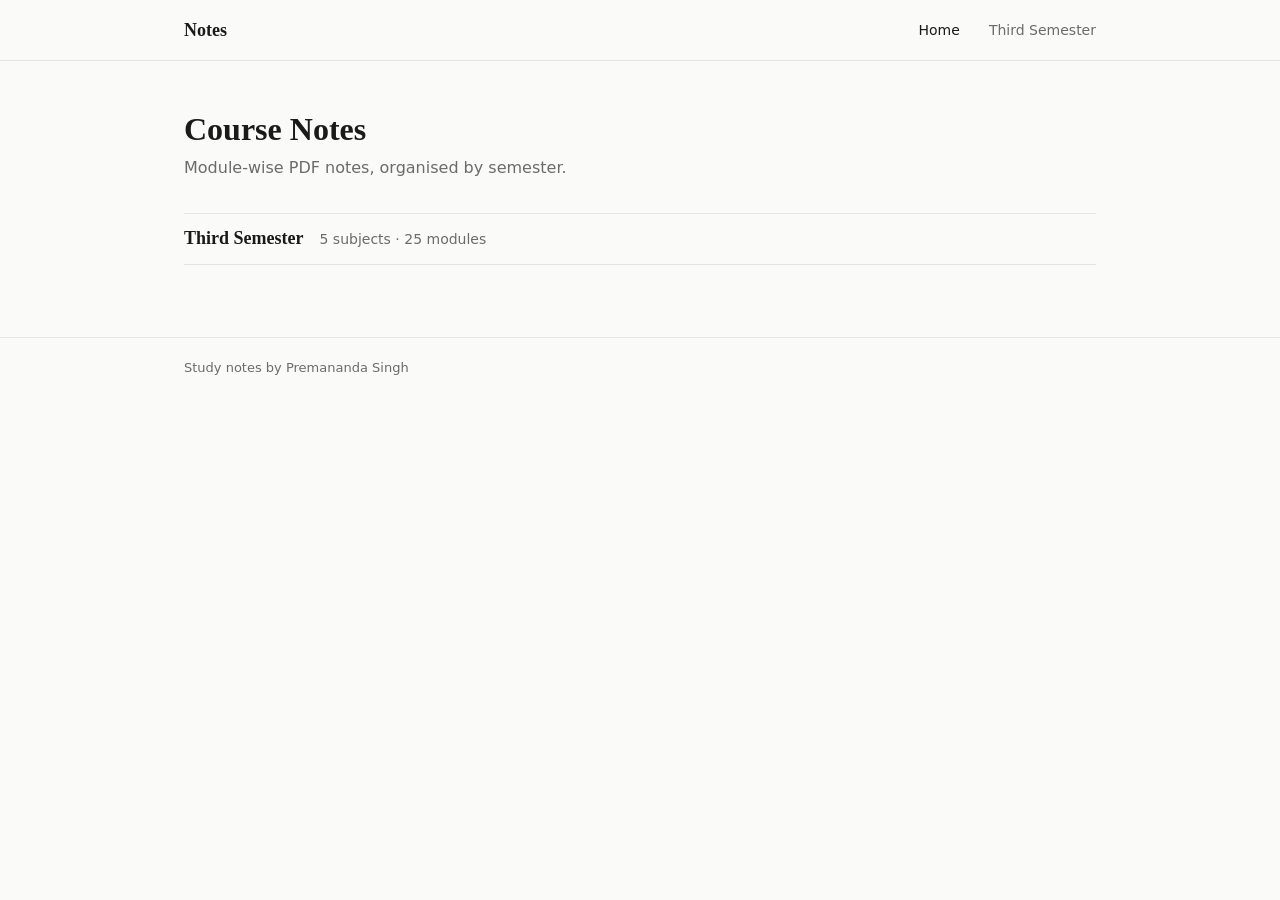
<file: index.html>
<!doctype html>
<html lang="en">
<head>
<meta charset="utf-8">
<meta name="viewport" content="width=device-width, initial-scale=1">
<title>Notes</title>
<link rel="stylesheet" href="static/assets/style.css">
</head>
<body>
<header class="top">
  <div class="wrap top-in">
    <a class="brand" href="index.html">Notes</a>
    <nav aria-label="Main">
      <a href="index.html" class="on">Home</a>
      <a href="static/third_semester.html">Third Semester</a>
    </nav>
  </div>
</header>

<main class="wrap page">
  <h1>Course Notes</h1>
  <p class="sub">Module-wise PDF notes, organised by semester.</p>
  <ul class="plain">
    <li class="line">
      <a href="static/third_semester.html">Third Semester</a>
      <span class="muted">5 subjects &middot; 25 modules</span>
    </li>
  </ul>
</main>

<footer class="foot">
  <div class="wrap">Study notes by Premananda Singh</div>
</footer>
<script src="static/assets/app.js"></script>
</body>
</html>
</file>
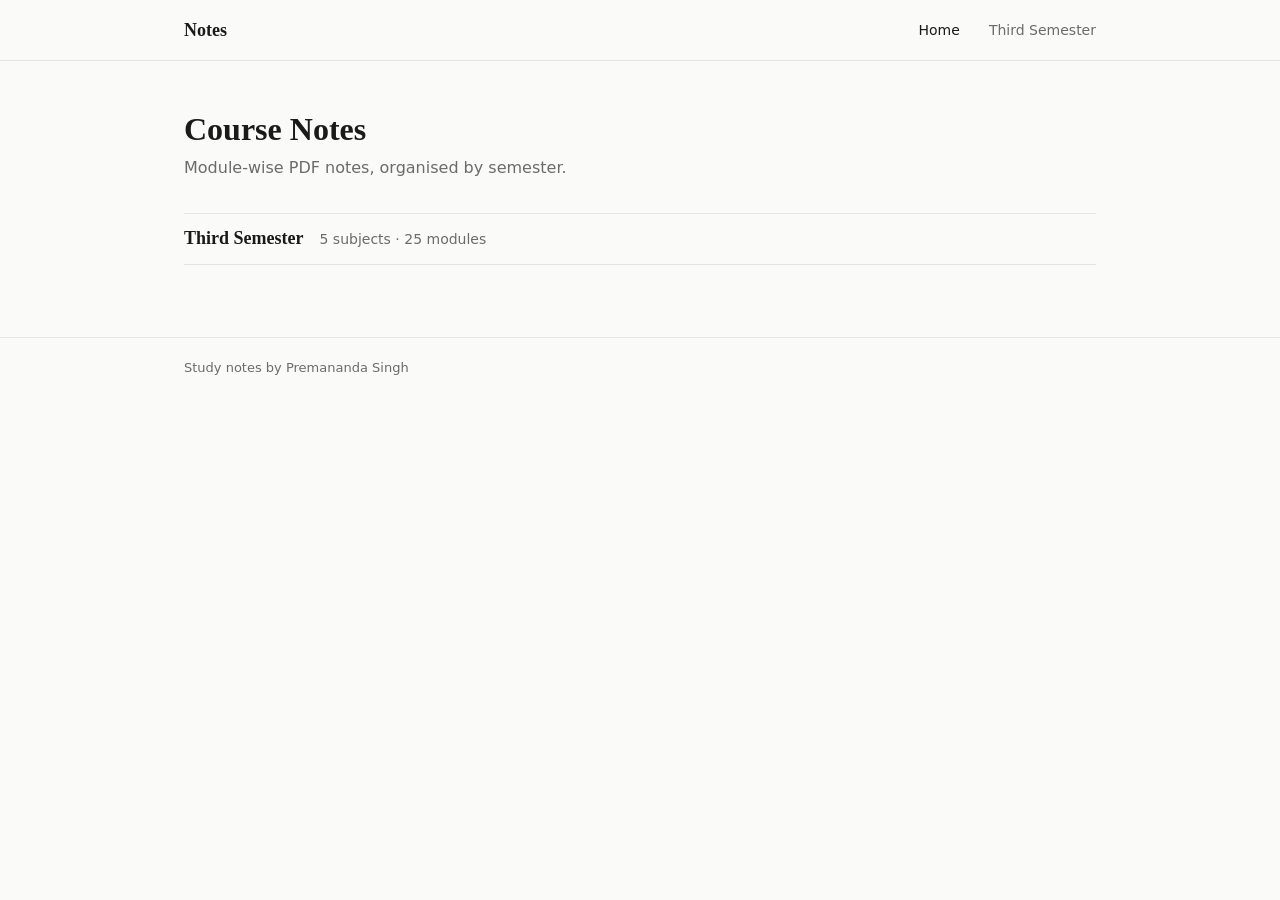
<file: static/index.html>
<!doctype html>
<html lang="en">
<head>
<meta charset="utf-8">
<meta name="viewport" content="width=device-width, initial-scale=1">
<title>Notes</title>
<link rel="stylesheet" href="assets/style.css">
</head>
<body>
<header class="top">
  <div class="wrap top-in">
    <a class="brand" href="index.html">Notes</a>
    <nav aria-label="Main">
      <a href="index.html" class="on">Home</a>
      <a href="third_semester.html">Third Semester</a>
    </nav>
  </div>
</header>

<main class="wrap page">
  <h1>Course Notes</h1>
  <p class="sub">Module-wise PDF notes, organised by semester.</p>
  <ul class="plain">
    <li class="line">
      <a href="third_semester.html">Third Semester</a>
      <span class="muted">5 subjects &middot; 25 modules</span>
    </li>
  </ul>
</main>

<footer class="foot">
  <div class="wrap">Study notes by Premananda Singh</div>
</footer>
<script src="assets/app.js"></script>
</body>
</html>
</file>
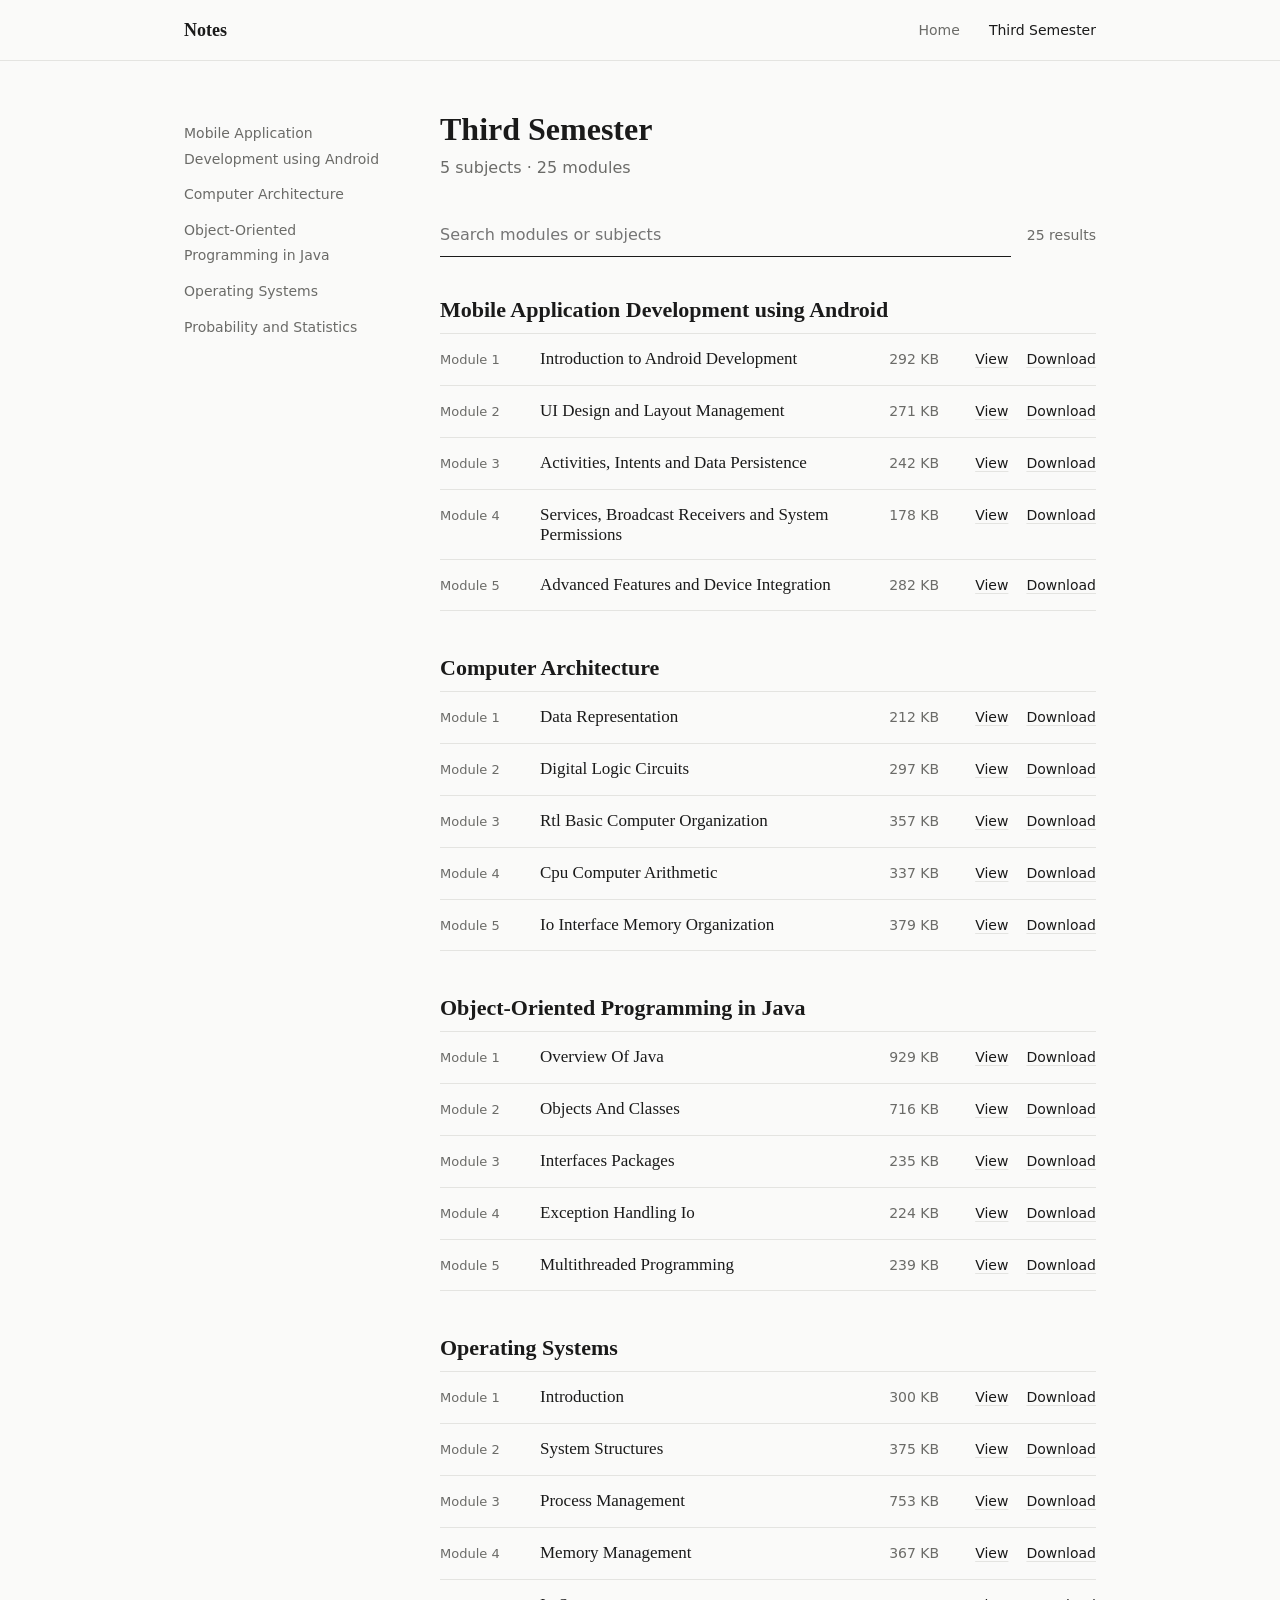
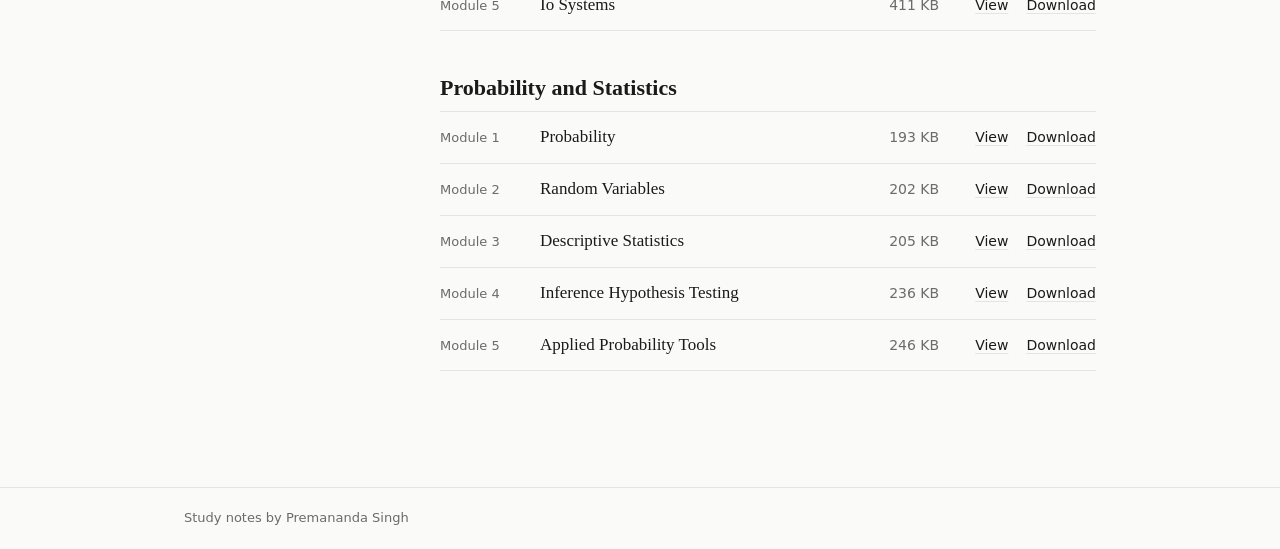
<file: static/third_semester.html>
<!doctype html>
<html lang="en">
<head>
<meta charset="utf-8">
<meta name="viewport" content="width=device-width, initial-scale=1">
<title>Third Semester</title>
<link rel="stylesheet" href="assets/style.css">
</head>
<body>
<header class="top">
  <div class="wrap top-in">
    <a class="brand" href="index.html">Notes</a>
    <nav aria-label="Main">
      <a href="index.html">Home</a>
      <a href="third_semester.html" class="on">Third Semester</a>
    </nav>
  </div>
</header>

<div class="wrap page layout">
  <aside class="side">
    <ul class="side-list"><li><a href="#android">Mobile Application Development using Android</a></li><li><a href="#ca">Computer Architecture</a></li><li><a href="#java">Object-Oriented Programming in Java</a></li><li><a href="#os">Operating Systems</a></li><li><a href="#ps">Probability and Statistics</a></li></ul>
  </aside>
  <main class="main">
    <h1>Third Semester</h1>
    <p class="sub">5 subjects &middot; 25 modules</p>
    <div class="search">
      <input id="q" type="search" placeholder="Search modules or subjects" aria-label="Search">
      <span id="shown" class="muted">25 results</span>
    </div>

    <section class="subject" id="android">
      <h2>Mobile Application Development using Android</h2>
      <ol class="plain">
        <li class="line row" data-text="mobile application development using android android module 1 introduction to android development">
          <span class="mod">Module 1</span>
          <span class="rt">Introduction to Android Development</span>
          <span class="muted">292 KB</span>
          <span class="acts">
            <a href="notes/3sem/ad/ad-module1.pdf" target="_blank" rel="noopener">View</a>
            <a href="notes/3sem/ad/ad-module1.pdf" download>Download</a>
          </span>
        </li>
        <li class="line row" data-text="mobile application development using android android module 2 ui design and layout management">
          <span class="mod">Module 2</span>
          <span class="rt">UI Design and Layout Management</span>
          <span class="muted">271 KB</span>
          <span class="acts">
            <a href="notes/3sem/ad/ad-module2.pdf" target="_blank" rel="noopener">View</a>
            <a href="notes/3sem/ad/ad-module2.pdf" download>Download</a>
          </span>
        </li>
        <li class="line row" data-text="mobile application development using android android module 3 activities, intents and data persistence">
          <span class="mod">Module 3</span>
          <span class="rt">Activities, Intents and Data Persistence</span>
          <span class="muted">242 KB</span>
          <span class="acts">
            <a href="notes/3sem/ad/ad-module3.pdf" target="_blank" rel="noopener">View</a>
            <a href="notes/3sem/ad/ad-module3.pdf" download>Download</a>
          </span>
        </li>
        <li class="line row" data-text="mobile application development using android android module 4 services, broadcast receivers and system permissions">
          <span class="mod">Module 4</span>
          <span class="rt">Services, Broadcast Receivers and System Permissions</span>
          <span class="muted">178 KB</span>
          <span class="acts">
            <a href="notes/3sem/ad/ad-module4.pdf" target="_blank" rel="noopener">View</a>
            <a href="notes/3sem/ad/ad-module4.pdf" download>Download</a>
          </span>
        </li>
        <li class="line row" data-text="mobile application development using android android module 5 advanced features and device integration">
          <span class="mod">Module 5</span>
          <span class="rt">Advanced Features and Device Integration</span>
          <span class="muted">282 KB</span>
          <span class="acts">
            <a href="notes/3sem/ad/ad-module5.pdf" target="_blank" rel="noopener">View</a>
            <a href="notes/3sem/ad/ad-module5.pdf" download>Download</a>
          </span>
        </li>
      </ol>
    </section>
    <section class="subject" id="ca">
      <h2>Computer Architecture</h2>
      <ol class="plain">
        <li class="line row" data-text="computer architecture ca module 1 data representation">
          <span class="mod">Module 1</span>
          <span class="rt">Data Representation</span>
          <span class="muted">212 KB</span>
          <span class="acts">
            <a href="notes/3sem/ca/ca-module1.pdf" target="_blank" rel="noopener">View</a>
            <a href="notes/3sem/ca/ca-module1.pdf" download>Download</a>
          </span>
        </li>
        <li class="line row" data-text="computer architecture ca module 2 digital logic circuits">
          <span class="mod">Module 2</span>
          <span class="rt">Digital Logic Circuits</span>
          <span class="muted">297 KB</span>
          <span class="acts">
            <a href="notes/3sem/ca/ca-module2.pdf" target="_blank" rel="noopener">View</a>
            <a href="notes/3sem/ca/ca-module2.pdf" download>Download</a>
          </span>
        </li>
        <li class="line row" data-text="computer architecture ca module 3 rtl basic computer organization">
          <span class="mod">Module 3</span>
          <span class="rt">Rtl Basic Computer Organization</span>
          <span class="muted">357 KB</span>
          <span class="acts">
            <a href="notes/3sem/ca/ca-module3.pdf" target="_blank" rel="noopener">View</a>
            <a href="notes/3sem/ca/ca-module3.pdf" download>Download</a>
          </span>
        </li>
        <li class="line row" data-text="computer architecture ca module 4 cpu computer arithmetic">
          <span class="mod">Module 4</span>
          <span class="rt">Cpu Computer Arithmetic</span>
          <span class="muted">337 KB</span>
          <span class="acts">
            <a href="notes/3sem/ca/ca-module4.pdf" target="_blank" rel="noopener">View</a>
            <a href="notes/3sem/ca/ca-module4.pdf" download>Download</a>
          </span>
        </li>
        <li class="line row" data-text="computer architecture ca module 5 io interface memory organization">
          <span class="mod">Module 5</span>
          <span class="rt">Io Interface Memory Organization</span>
          <span class="muted">379 KB</span>
          <span class="acts">
            <a href="notes/3sem/ca/ca-module5.pdf" target="_blank" rel="noopener">View</a>
            <a href="notes/3sem/ca/ca-module5.pdf" download>Download</a>
          </span>
        </li>
      </ol>
    </section>
    <section class="subject" id="java">
      <h2>Object-Oriented Programming in Java</h2>
      <ol class="plain">
        <li class="line row" data-text="object-oriented programming in java java module 1 overview of java">
          <span class="mod">Module 1</span>
          <span class="rt">Overview Of Java</span>
          <span class="muted">929 KB</span>
          <span class="acts">
            <a href="notes/3sem/java/java-module1.pdf" target="_blank" rel="noopener">View</a>
            <a href="notes/3sem/java/java-module1.pdf" download>Download</a>
          </span>
        </li>
        <li class="line row" data-text="object-oriented programming in java java module 2 objects and classes">
          <span class="mod">Module 2</span>
          <span class="rt">Objects And Classes</span>
          <span class="muted">716 KB</span>
          <span class="acts">
            <a href="notes/3sem/java/java-module2.pdf" target="_blank" rel="noopener">View</a>
            <a href="notes/3sem/java/java-module2.pdf" download>Download</a>
          </span>
        </li>
        <li class="line row" data-text="object-oriented programming in java java module 3 interfaces packages">
          <span class="mod">Module 3</span>
          <span class="rt">Interfaces Packages</span>
          <span class="muted">235 KB</span>
          <span class="acts">
            <a href="notes/3sem/java/java-module3.pdf" target="_blank" rel="noopener">View</a>
            <a href="notes/3sem/java/java-module3.pdf" download>Download</a>
          </span>
        </li>
        <li class="line row" data-text="object-oriented programming in java java module 4 exception handling io">
          <span class="mod">Module 4</span>
          <span class="rt">Exception Handling Io</span>
          <span class="muted">224 KB</span>
          <span class="acts">
            <a href="notes/3sem/java/java-module4.pdf" target="_blank" rel="noopener">View</a>
            <a href="notes/3sem/java/java-module4.pdf" download>Download</a>
          </span>
        </li>
        <li class="line row" data-text="object-oriented programming in java java module 5 multithreaded programming">
          <span class="mod">Module 5</span>
          <span class="rt">Multithreaded Programming</span>
          <span class="muted">239 KB</span>
          <span class="acts">
            <a href="notes/3sem/java/java-module5.pdf" target="_blank" rel="noopener">View</a>
            <a href="notes/3sem/java/java-module5.pdf" download>Download</a>
          </span>
        </li>
      </ol>
    </section>
    <section class="subject" id="os">
      <h2>Operating Systems</h2>
      <ol class="plain">
        <li class="line row" data-text="operating systems os module 1 introduction">
          <span class="mod">Module 1</span>
          <span class="rt">Introduction</span>
          <span class="muted">300 KB</span>
          <span class="acts">
            <a href="notes/3sem/os/os-module1.pdf" target="_blank" rel="noopener">View</a>
            <a href="notes/3sem/os/os-module1.pdf" download>Download</a>
          </span>
        </li>
        <li class="line row" data-text="operating systems os module 2 system structures">
          <span class="mod">Module 2</span>
          <span class="rt">System Structures</span>
          <span class="muted">375 KB</span>
          <span class="acts">
            <a href="notes/3sem/os/os-module2.pdf" target="_blank" rel="noopener">View</a>
            <a href="notes/3sem/os/os-module2.pdf" download>Download</a>
          </span>
        </li>
        <li class="line row" data-text="operating systems os module 3 process management">
          <span class="mod">Module 3</span>
          <span class="rt">Process Management</span>
          <span class="muted">753 KB</span>
          <span class="acts">
            <a href="notes/3sem/os/os-module3.pdf" target="_blank" rel="noopener">View</a>
            <a href="notes/3sem/os/os-module3.pdf" download>Download</a>
          </span>
        </li>
        <li class="line row" data-text="operating systems os module 4 memory management">
          <span class="mod">Module 4</span>
          <span class="rt">Memory Management</span>
          <span class="muted">367 KB</span>
          <span class="acts">
            <a href="notes/3sem/os/os-module4.pdf" target="_blank" rel="noopener">View</a>
            <a href="notes/3sem/os/os-module4.pdf" download>Download</a>
          </span>
        </li>
        <li class="line row" data-text="operating systems os module 5 io systems">
          <span class="mod">Module 5</span>
          <span class="rt">Io Systems</span>
          <span class="muted">411 KB</span>
          <span class="acts">
            <a href="notes/3sem/os/os-module5.pdf" target="_blank" rel="noopener">View</a>
            <a href="notes/3sem/os/os-module5.pdf" download>Download</a>
          </span>
        </li>
      </ol>
    </section>
    <section class="subject" id="ps">
      <h2>Probability and Statistics</h2>
      <ol class="plain">
        <li class="line row" data-text="probability and statistics ps module 1 probability">
          <span class="mod">Module 1</span>
          <span class="rt">Probability</span>
          <span class="muted">193 KB</span>
          <span class="acts">
            <a href="notes/3sem/ps/ps-module1.pdf" target="_blank" rel="noopener">View</a>
            <a href="notes/3sem/ps/ps-module1.pdf" download>Download</a>
          </span>
        </li>
        <li class="line row" data-text="probability and statistics ps module 2 random variables">
          <span class="mod">Module 2</span>
          <span class="rt">Random Variables</span>
          <span class="muted">202 KB</span>
          <span class="acts">
            <a href="notes/3sem/ps/ps-module2.pdf" target="_blank" rel="noopener">View</a>
            <a href="notes/3sem/ps/ps-module2.pdf" download>Download</a>
          </span>
        </li>
        <li class="line row" data-text="probability and statistics ps module 3 descriptive statistics">
          <span class="mod">Module 3</span>
          <span class="rt">Descriptive Statistics</span>
          <span class="muted">205 KB</span>
          <span class="acts">
            <a href="notes/3sem/ps/ps-module3.pdf" target="_blank" rel="noopener">View</a>
            <a href="notes/3sem/ps/ps-module3.pdf" download>Download</a>
          </span>
        </li>
        <li class="line row" data-text="probability and statistics ps module 4 inference hypothesis testing">
          <span class="mod">Module 4</span>
          <span class="rt">Inference Hypothesis Testing</span>
          <span class="muted">236 KB</span>
          <span class="acts">
            <a href="notes/3sem/ps/ps-module4.pdf" target="_blank" rel="noopener">View</a>
            <a href="notes/3sem/ps/ps-module4.pdf" download>Download</a>
          </span>
        </li>
        <li class="line row" data-text="probability and statistics ps module 5 applied probability tools">
          <span class="mod">Module 5</span>
          <span class="rt">Applied Probability Tools</span>
          <span class="muted">246 KB</span>
          <span class="acts">
            <a href="notes/3sem/ps/ps-module5.pdf" target="_blank" rel="noopener">View</a>
            <a href="notes/3sem/ps/ps-module5.pdf" download>Download</a>
          </span>
        </li>
      </ol>
    </section>
    <p id="none" class="muted" hidden>No modules match your search.</p>
  </main>
</div>

<footer class="foot">
  <div class="wrap">Study notes by Premananda Singh</div>
</footer>
<script src="assets/app.js"></script>
</body>
</html>
</file>
<file: static/assets/style.css>
:root{
  --bg:#fafaf9; --ink:#1a1a1a; --mute:#6b6b68; --line:#e4e4e1;
  --serif:Georgia,"Times New Roman",serif;
  --sans:system-ui,-apple-system,"Segoe UI",Roboto,Helvetica,Arial,sans-serif;
}
*{box-sizing:border-box}
html{scroll-behavior:smooth}
body{margin:0;background:var(--bg);color:var(--ink);font:16px/1.6 var(--sans)}
a{color:var(--ink);text-decoration:none}
a:hover{text-decoration:underline}
.wrap{max-width:960px;margin:0 auto;padding:0 24px}
.muted{color:var(--mute);font-size:14px}

.top{border-bottom:1px solid var(--line)}
.top-in{display:flex;align-items:center;justify-content:space-between;height:60px}
.brand{font:700 18px var(--serif)}
.brand:hover{text-decoration:none}
.top nav a{margin-left:24px;font-size:14px;color:var(--mute)}
.top nav a.on{color:var(--ink)}

.page{padding-top:48px;padding-bottom:72px}
h1{margin:0;font:700 32px/1.25 var(--serif)}
.sub{margin:6px 0 32px;color:var(--mute)}
.plain{list-style:none;margin:0;padding:0}
.line{padding:14px 0;border-top:1px solid var(--line)}
.plain>.line:last-child{border-bottom:1px solid var(--line)}
.plain>.line{display:flex;align-items:baseline;gap:16px}
.plain>.line>a:first-child{font:600 18px var(--serif)}

.layout{display:grid;grid-template-columns:200px 1fr;gap:56px}
.side{position:sticky;top:24px;align-self:start;padding-top:6px}
.side-list{list-style:none;margin:0;padding:0}
.side-list li{padding:5px 0}
.side-list a{font-size:14px;color:var(--mute)}
.side-list a:hover{color:var(--ink)}

.search{display:flex;align-items:center;gap:16px;margin-bottom:40px}
.search input{flex:1;padding:9px 0;border:0;border-bottom:1px solid var(--ink);background:transparent;color:var(--ink);font:inherit;border-radius:0}
.search input:focus{outline:none;border-bottom-width:2px}

.subject{margin-bottom:44px;scroll-margin-top:24px}
.subject h2{margin:0 0 10px;font:700 22px var(--serif)}
.row{display:grid!important;grid-template-columns:84px 1fr 70px auto;align-items:baseline;gap:16px}
.mod{font-size:13px;color:var(--mute)}
.rt{font:500 17px var(--serif)}
.acts{display:flex;gap:18px;font-size:14px}
.acts a{text-decoration:underline;text-decoration-color:var(--line);text-underline-offset:3px}
.acts a:hover{text-decoration-color:var(--ink)}

.foot{border-top:1px solid var(--line);color:var(--mute);font-size:13px;padding:20px 0}

@media (max-width:760px){
  .layout{grid-template-columns:1fr;gap:20px}
  .side{position:static}
  .side-list{display:flex;flex-wrap:wrap;gap:4px 18px}
  h1{font-size:26px}
  .row{grid-template-columns:1fr auto;gap:2px 12px}
  .mod{grid-column:1/-1}
  .row>.muted{display:none}
}
</file>
